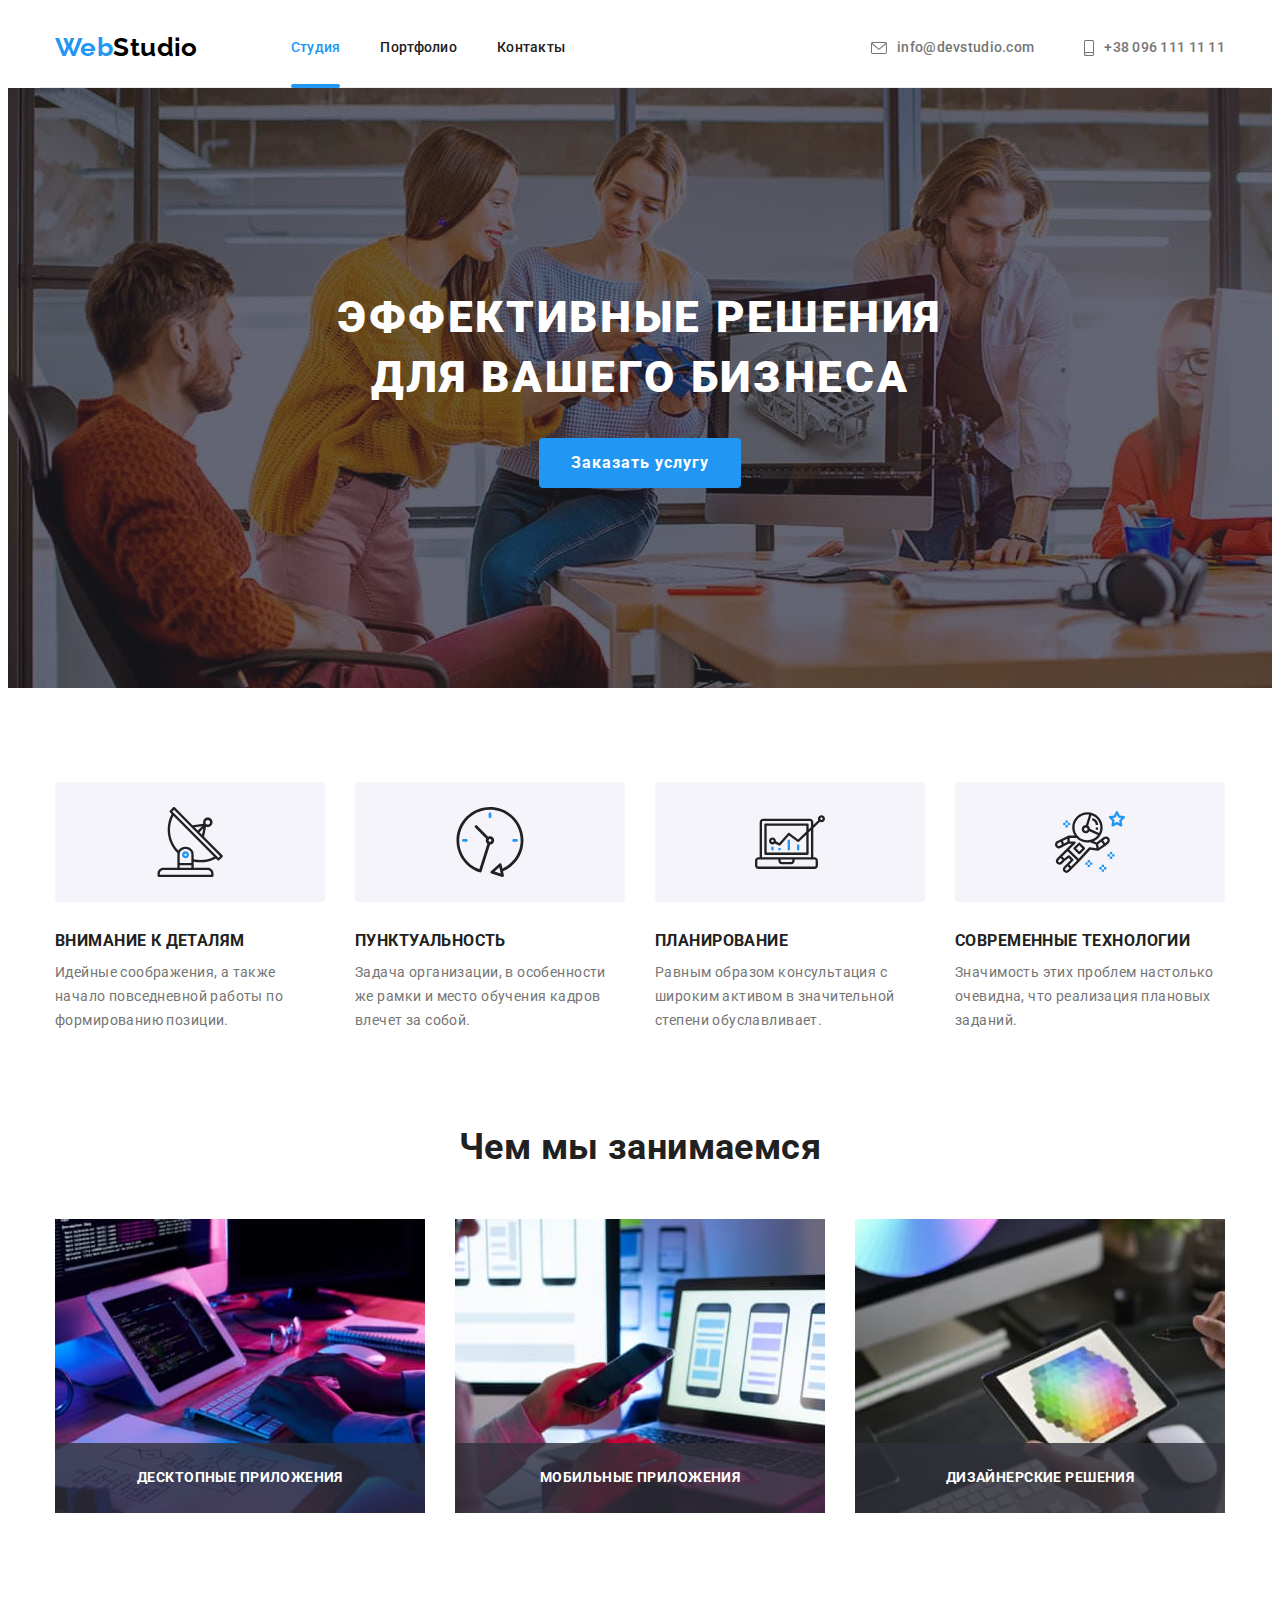
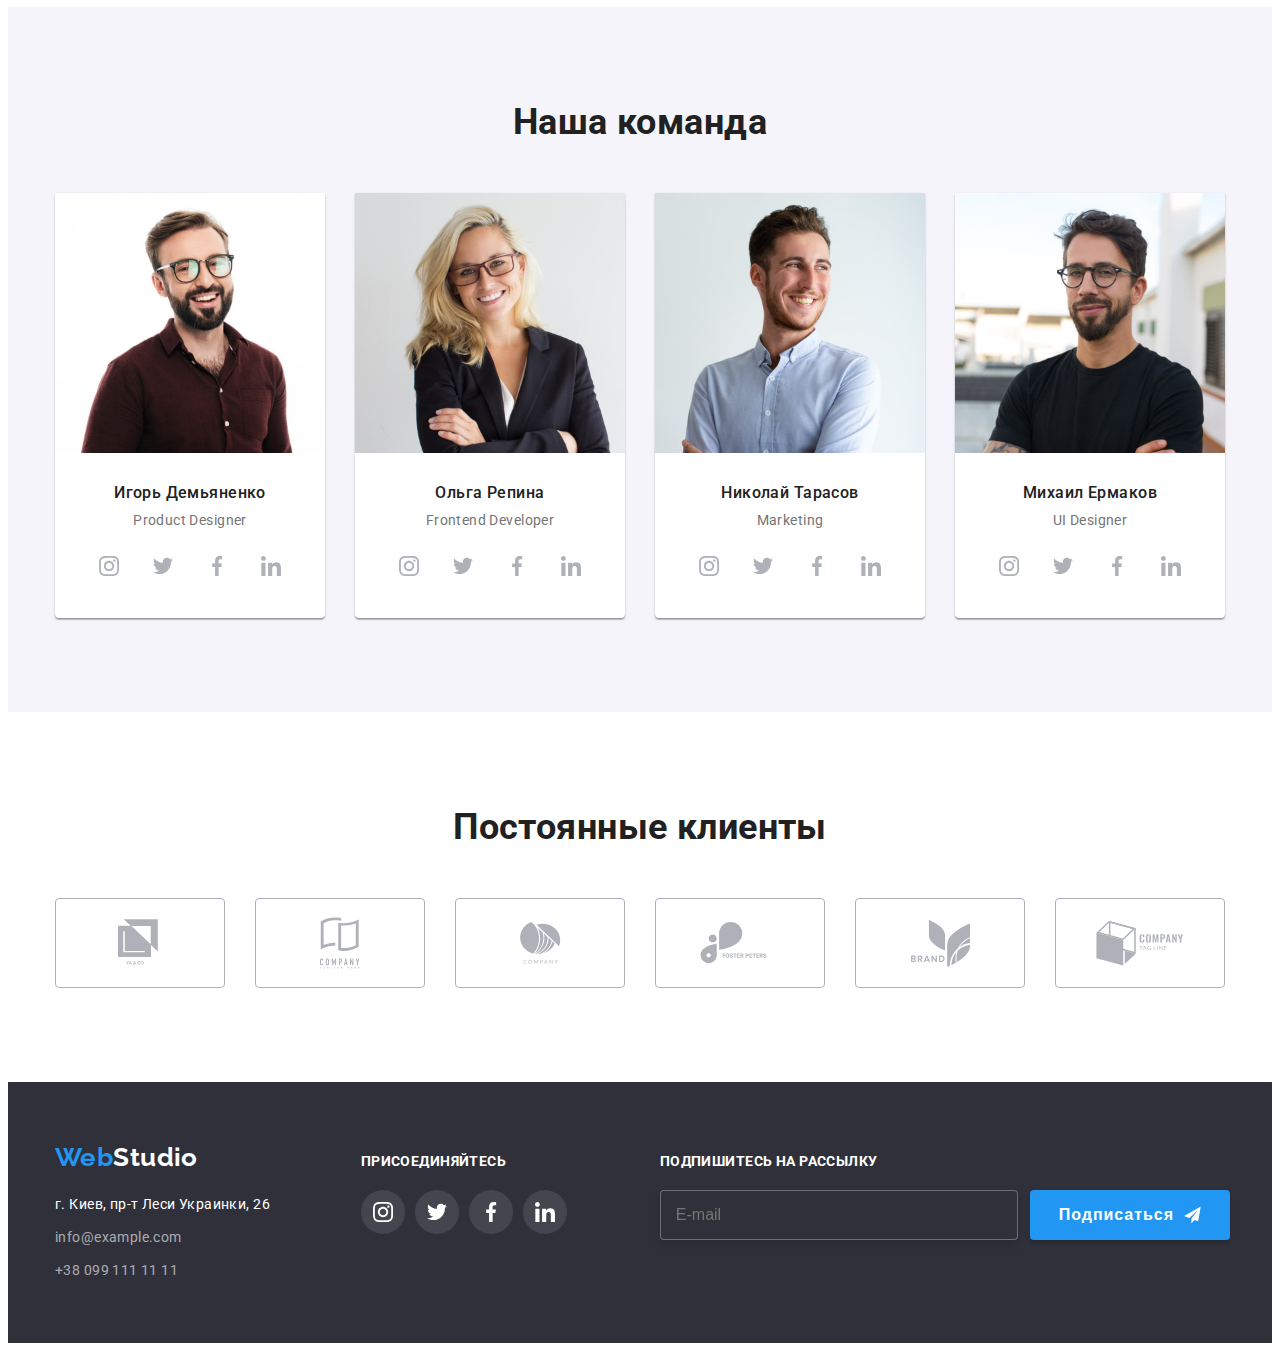
<file: index.html>
<!DOCTYPE html>
<html lang="ru">
<head>
    <meta charset="UTF-8">
    <meta name="viewport" content="width=device-width, initial-scale=1.0">
    <title>Home</title>
    <link rel="stylesheet" href="https://cdnjs.cloudflare.com/ajax/libs/modern-normalize/1.0.0/modern-normalize.min.css" integrity="sha512-ISS7cAi1PEhQ8jnbJpJZMd29NlhNj4AWYyLOSp2CE/CsHxTCu+r+t0D2yoJudVrd0/8fTVPUVDzY5Tvli75u/g==" crossorigin="anonymous" />  
    <link rel="preconnect" href="https://fonts.gstatic.com">
    <link href="https://fonts.googleapis.com/css2?family=Raleway:wght@700&family=Roboto:wght@400;500;700;900&display=swap" rel="stylesheet">   
    <link rel="stylesheet" href="./css/main.min.css">
</head>
<body>
    <!--header-->
    <header>
        <div class="container hat">
            <nav class="main-nav hat">
                <a href="./index.html" class="logo">  <span class="logo-web">Web</span>Studio </a>
                <ul class="site list">
                    <li class="item"> <a href="./index.html" target="_blank" class="nav link current"> Студия </a> </li>
                    <li class="item"> <a href="./portfolio.html" target="_blank" class="nav link"> Портфолио </a> </li>
                    <li class="item"> <a href="#" target="_blank" class="nav link"> Контакты </a> </li>
                </ul>
            </nav>        
                <ul class="auth list">
                    <li class="item">
                        <a href="mailto:info@devstudio.com" class="nav icons-contact link"> 
                            <svg class="icons-header" width="16px" height="12px">
                                <use href="./img/Главная/sprite-icons.svg#icon-envelope"></use>
                            </svg>
                            info@devstudio.com 
                        </a> 
                    </li>
                    <li class="item">
                        <a href="tel:+380961111111" class="nav icons-contact link"> 
                            <svg class="icons-header" width="10px" height="16px">
                                <use href="./img/Главная/sprite-icons.svg#icon-smartphone"></use>
                            </svg>
                            +38 096 111 11 11 
                        </a> 
                    </li>
                </ul>
        </div>    
    </header>

    <main>  
        <!--hero-->
        <section class="hero">
            <div class="container">
                <div class="hero-pic">
                    <h1 class="hero-title"> Эффективные решения для вашего бизнеса </h1>
                    <button type="button" class="hero-button" data-modal-open> Заказать услугу </button>   
                </div>
            </div>
        </section>

        <!--FEATURE-->
        <section class="section-feature">
            <div class="container"> 
                <!--<h2> FEATURE </h2>-->
                <ul class="feature-list list">
                    <li class="desc">
                        <div class="icon-feature">
                            <svg class="back-feature" width="70px" height="70px">
                                <use href="./img/Главная/sprite-icons.svg#icon-antenna"></use>
                            </svg>
                        </div>
                        <h3 class="title">Внимание к деталям</h3> 
                        <p class="text">Идейные соображения, а также начало повседневной работы по формированию позиции. </p>
                    </li>

                    <li class="desc"> 
                        <div class="icon-feature">
                            <svg class="back-feature" width="70px" height="70px">
                                <use href="./img/Главная/sprite-icons.svg#icon-clock"></use>
                            </svg>
                        </div>
                        <h3 class="title">Пунктуальность</h3> 
                        <p class="text">Задача организации, в особенности же рамки и место обучения кадров влечет за собой. </p>
                    </li>

                    <li class="desc">
                        <div class="icon-feature">
                            <svg class="back-feature" width="70px" height="70px">
                                <use href="./img/Главная/sprite-icons.svg#icon-diagram"></use>
                            </svg>
                        </div>
                        <h3 class="title">Планирование</h3> 
                        <p class="text">Равным образом консультация с широким активом в значительной степени обуславливает. </p>
                    </li>

                    <li class="desc">
                        <div class="icon-feature">
                            <svg class="back-feature" width="70px" height="70px">
                                <use href="./img/Главная/sprite-icons.svg#icon-astronaut"></use>
                            </svg> 
                        </div>
                        <h3 class="title">Современные технологии</h3> 
                        <p class="text">Значимость этих проблем настолько очевидна, что реализация плановых заданий. </p>
                    </li>
                </ul>
            </div>
        </section>
    
        <!--What are we doing-->
        <section class="section-scroll">
            <div class="container">
                <h2 class="section-title"> Чем мы занимаемся </h2>
                <ul class="picture list">
                    <li class="picture-box">
                        <div class="thumb-animation">
                            <img src="./img/Главная/box1.jpg" alt="программирование" width="370" height="294"> 
                            <a href="#" target="_blank"></a>
                            <div class="thumb-work">     
                                    <p class="text-work">Десктопные приложения</p>
                            </div>
                        </div>
                    </li>
                    <li class="picture-box">
                        <div class="thumb-animation">
                            <img src="./img/Главная/box2.jpg" alt="дизайн" width="370" height="294"> 
                            <a href="#" target="_blank"></a>
                            <div class="thumb-work">
                                <p class="text-work">Мобильные приложения</p>
                            </div>
                        </div>
                    </li>
                    <li class="picture-box">
                        <div class="thumb-animation">
                            <img src="./img/Главная/box3.jpg" alt="подбор цвета" width="370" height="294"> 
                            <a href="#" target="_blank"></a>
                            <div class="thumb-work">
                                <p class="text-work">Дизайнерские решения</p>
                            </div>
                        </div>
                    </li>
                </ul>
            </div>
        </section>
    
        <!--TEAM-->
        <section class="section-group">
            <div class="container">
                <h2 class="section-title"> Наша команда </h2> 
                <ul class="team list">
                    <li class="team-preview"> 
                        <img src="./img/Главная/igor.jpg" alt="фото Игорь Демьяненко" width="270" height="260">
                        <div class="team-text">
                            <h3 class="name">Игорь Демьяненко</h3> 
                            <p class="position" lang="en"> Product Designer  </p>
                            <ul class="icon-group list">
                                <li class="socials">
                                    <a href="#" target="_blank" class="icon-box">
                                        <svg class="team-icon" width="20px" height="20px">
                                            <use href="./img/Главная/sprite-icons.svg#icon-instagram"></use>
                                        </svg>
                                    </a>
                                </li>
                                
                                <li class="socials">
                                    <a href="#" target="_blank" class="icon-box">
                                        <svg class="team-icon" width="20px" height="20px">
                                        <use href="./img/Главная/sprite-icons.svg#icon-twitter"></use></svg>
                                    </a>
                                </li>
    
                                <li class="socials">
                                    <a href="#" target="_blank" class="icon-box">
                                        <svg class="team-icon" width="20px" height="20px">
                                        <use href="./img/Главная/sprite-icons.svg#icon-facebook"></use></svg>
                                    </a>
                                </li>
    
                                <li class="socials">
                                    <a href="#" target="_blank" class="icon-box">
                                        <svg class="team-icon" width="20px" height="20px">
                                        <use href="./img/Главная/sprite-icons.svg#icon-linkedin"></use></svg>
                                    </a>
                                </li>   
                            </ul>
                        </div>
                    </li>
                    
                    <li class="team-preview"> 
                        <img src="./img/Главная/olga.jpg" alt="фото Ольга Репина" width="270" height="260">
                        <div class="team-text">
                            <h3 class="name">Ольга Репина</h3> 
                            <p class="position" lang="en">Frontend Developer </p>
                            <ul class="icon-group list">
                                <li class="socials">
                                    <a href="#" target="_blank" class="icon-box">
                                        <svg class="team-icon" width="20px" height="20px">
                                            <use href="./img/Главная/sprite-icons.svg#icon-instagram"></use>
                                        </svg>
                                    </a>
                                </li>
                                
                                <li class="socials">
                                    <a href="#" target="_blank" class="icon-box">
                                        <svg class="team-icon" width="20px" height="20px">
                                        <use href="./img/Главная/sprite-icons.svg#icon-twitter"></use></svg>
                                    </a>
                                </li>
    
                                <li class="socials">
                                    <a href="#" target="_blank" class="icon-box">
                                        <svg class="team-icon" width="20px" height="20px">
                                        <use href="./img/Главная/sprite-icons.svg#icon-facebook"></use></svg>
                                    </a>
                                </li>
    
                                <li class="socials">
                                    <a href="#" target="_blank" class="icon-box">
                                        <svg class="team-icon" width="20px" height="20px">
                                        <use href="./img/Главная/sprite-icons.svg#icon-linkedin"></use></svg>
                                    </a>
                                </li>   
                            </ul>
                        </div>
                    </li>

                    <li class="team-preview"> 
                        <img src="./img/Главная/nikol.jpg" alt="фото Николай Тарасов" width="270" height="260">
                        <div class="team-text">
                            <h3 class="name">Николай Тарасов</h3> 
                            <p class="position" lang="en">Marketing </p>
                            <ul class="icon-group list">
                                <li class="socials">
                                    <a href="#" target="_blank" class="icon-box">
                                        <svg class="team-icon" width="20px" height="20px">
                                            <use href="./img/Главная/sprite-icons.svg#icon-instagram"></use>
                                        </svg>
                                    </a>
                                </li>
                                
                                <li class="socials">
                                    <a href="#" target="_blank" class="icon-box">
                                        <svg class="team-icon" width="20px" height="20px">
                                        <use href="./img/Главная/sprite-icons.svg#icon-twitter"></use></svg>
                                    </a>
                                </li>
    
                                <li class="socials">
                                    <a href="#" target="_blank" class="icon-box">
                                        <svg class="team-icon" width="20px" height="20px">
                                        <use href="./img/Главная/sprite-icons.svg#icon-facebook"></use></svg>
                                    </a>
                                </li>
    
                                <li class="socials">
                                    <a href="#" target="_blank" class="icon-box">
                                        <svg class="team-icon" width="20px" height="20px">
                                        <use href="./img/Главная/sprite-icons.svg#icon-linkedin"></use></svg>
                                    </a>
                                </li>   
                            </ul>
                        </div>
                    </li>

                    <li class="team-preview"> 
                        <img src="./img/Главная/mikle.jpg" alt="фото Михаил Ермаков" width="270" height="260">
                        <div class="team-text">
                            <h3 class="name">Михаил Ермаков</h3> 
                            <p class="position" lang="en">UI Designer </p>
                            <ul class="icon-group list">
                                <li class="socials">
                                    <a href="#" target="_blank" class="icon-box">
                                        <svg class="team-icon" width="20px" height="20px">
                                            <use href="./img/Главная/sprite-icons.svg#icon-instagram"></use>
                                        </svg>
                                    </a>
                                </li>
                                
                                <li class="socials">
                                    <a href="#" target="_blank" class="icon-box">
                                        <svg class="team-icon" width="20px" height="20px">
                                        <use href="./img/Главная/sprite-icons.svg#icon-twitter"></use></svg>
                                    </a>
                                </li>
    
                                <li class="socials">
                                    <a href="#" target="_blank" class="icon-box">
                                        <svg class="team-icon" width="20px" height="20px">
                                        <use href="./img/Главная/sprite-icons.svg#icon-facebook"></use></svg>
                                    </a>
                                </li>
    
                                <li class="socials">
                                    <a href="#" target="_blank" class="icon-box">
                                        <svg class="team-icon" width="20px" height="20px">
                                        <use href="./img/Главная/sprite-icons.svg#icon-linkedin"></use></svg>
                                    </a>
                                </li>   
                            </ul>
                        </div>
                    </li>
                </ul>
            </div>
        </section>

        <!--CLIENTS-->
        <section class="section-client">
            <div class="container">
                <h2 class="section-title"> Постоянные клиенты </h2>
                <ul class="list">
                    <li class="icon-website">
                        <a href="#" target="_blank" class="regular-clients">
                            <svg class="icon-ya-co" width="44px" height="49px">
                                <use href="./img/Главная/sprite-icons.svg#icon-ya-co"></use>
                            </svg>
                        </a>
                    </li>
                    <li class="icon-website">
                        <a href="" target="_blank" class="regular-clients">
                            <svg class="icon-company-th" width="40px" height="52px">
                                <use href="./img/Главная/sprite-icons.svg#icon-company-th"></use>
                            </svg>
                        </a>
                    </li>
                    <li class="icon-website">
                        <a href="" target="_blank" class="regular-clients">
                            <svg class="icon-company" width="41px" height="42px">
                                <use href="./img/Главная/sprite-icons.svg#icon-company"></use>
                            </svg>
                        </a>
                    </li>
                    <li class="icon-website">
                        <a href="" target="_blank" class="regular-clients">
                            <svg class="icon-foster-peters" width="80px" height="42px">
                                <use href="./img/Главная/sprite-icons.svg#icon-foster-peters"></use>
                            </svg>
                        </a>
                    </li>
                    <li class="icon-website">
                        <a href="" target="_blank" class="regular-clients">
                            <svg class="icon-brand" width="59px" height="47px">
                                <use href="./img/Главная/sprite-icons.svg#icon-brand"></use>
                            </svg>
                        </a>
                    </li>
                    <li class="icon-website">
                        <a href="" target="_blank" class="regular-clients">
                            <svg class="icon-company-tl" width="88px" height="45px">
                                <use href="./img/Главная/sprite-icons.svg#icon-company-tl"></use>
                            </svg>
                        </a>
                    </li>
                </ul>

            </div>
        </section>   
    </main>

    <!--Footer-->
    <footer class="footer-background">
        <div class="container footer-block">
    <!--Footer-Studio-->
            <div class="footer-left">
                <a href="./index.html" class="logo">  
                    <span class="logo-web">Web</span><span class="logo-studio">Studio</span> </a>
                <address class="footer-address"> 
                    <p class="address"> г. Киев, пр-т Леси Украинки, 26 </p>
                    <ul class="contacts list">
                        <li class="footer-contacts"><a href="mailto:info@example.com" class="footer-link"> info@example.com </a> </li>
                        <li class="footer-contacts"><a href="tel:+380991111111" class="footer-link"> +38 099 111 11 11 </a> </li>
                    </ul>
                </address>
            </div>

    <!--Join-->
            <div class="footer-join">
                <h2 class="footer-title">Присоединяйтесь</h2>
                <ul class="icon-group list">
                    <li class="socials">
                        <a href="#" target="_blank" class="icon-box footer-socials">
                            <svg class="join-icon" width="20px" height="20px">
                                <use href="./img/Главная/sprite-icons.svg#icon-instagram"></use>
                            </svg>
                        </a>
                    </li>
                    
                    <li class="socials">
                        <a href="#" target="_blank" class="icon-box footer-socials">
                            <svg class="join-icon" width="20px" height="20px">
                                <use href="./img/Главная/sprite-icons.svg#icon-twitter"></use>
                            </svg>
                        </a>
                    </li>

                    <li class="socials">
                        <a href="#" target="_blank" class="icon-box footer-socials">
                            <svg class="join-icon" width="20px" height="20px">
                                <use href="./img/Главная/sprite-icons.svg#icon-facebook"></use>
                            </svg>
                        </a>
                    </li>

                    <li class="socials">
                        <a href="#" target="_blank" class="icon-box footer-socials">
                            <svg class="join-icon" width="20px" height="20px">
                                <use href="./img/Главная/sprite-icons.svg#icon-linkedin"></use>
                            </svg>
                        </a>
                    </li>
                </ul>
            </div>

    <!-- Newsletter -->
            <div class="subscribe-footer">
                <h2 class="footer-title">Подпишитесь на рассылку</h2>    
                <form class="form-subscribe-footer">
                    <label for="email-footer" class="label-mail-footer"></label>
                    <input type="email" name="email" placeholder="E-mail" id="email-footer" class="input-mail-footer"/>
                    
                    <button type="submit" class="footer-button often-button">
                    Подписаться
                    <svg class="join-icon icon-telegram" width="20px" height="20px">
                        <use href="./img/Главная/sprite-icons.svg#icon-telegram"></use>
                    </svg>
                    </button>
                </form>
            </div>

        </div>
    </footer>

    <!-- MODAL -->
    <div  class="backdrop is-hidden" data-modal>
        <div class="hero-modal">

             <!-- button close-->
                <button type="button" class="circle-icon" data-modal-close>
                    <svg  width="18px" height="18px">
                        <use href="./img/Главная/sprite-icons.svg#icon-close-back"></use>
                    </svg>
                </button>

           
                <form class="modal-form">
                    <p class="title-modal"> Оставьте свои данные, мы вам перезвоним </p>

                    
                    <label for="name" class="label-title"> Имя </label>
                    <span class="modal-wrapper">
                        <input type="text" name="username" id="name" class="input-modal-form"/>
                        <svg class="modal-icons" width="18px" height="18px">
                            <use href="./img/Главная/sprite-icons.svg#icon-modal-person"></use>
                        </svg>
                    </span>
                
                
                    <label for="phone_number" class="label-title"> Телефон </label>
                    <span class="modal-wrapper">
                        <input type="tel" name="phone_number" id="phone_number" class="input-modal-form"/>
                        <svg class="modal-icons" width="18px" height="18px">
                            <use href="./img/Главная/sprite-icons.svg#icon-modal-phone"></use>
                        </svg>
                    </span>
                
                
                    <label for="email" class="label-title"> Почта </label>
                    <span class="modal-wrapper">
                        <input type="email" name="email" id="email" class="input-modal-form"/>
                        <svg class="modal-icons" width="18px" height="18px">
                            <use href="./img/Главная/sprite-icons.svg#icon-modal-mail"></use>
                        </svg>
                    </span>
            
                
                    <label for="comment" class="label-title"> Комментарий </label>
                    <span class="modal-wrapper">
                        <textarea 
                            name="comment" 
                            id="comment"  
                            placeholder="Введите текст" 
                            class="comment-blok input-modal-form"
                        ></textarea>
                    </span>
                    


                    <input type="checkbox" value="принимаю" name="checkbox" id="checkbox" class="checkbox-input visually-hidden">
                    <label for="checkbox" class="checkbox-label">
                        <span class="checkbox-icon-border"></span>
                        Соглашаюсь с рассылкой и принимаю<a href="#" target="_blank" class="checkbox-link"> Условия договора</a>
                    </label>
                    
            
                    <button type="submit" class="often-button modal-button"> Отправить </button>  
                </form>

            <!-- </div> -->
        </div>
    </div>

    <script src="./js/modal.js"></script>
</body>
</html>
</file>
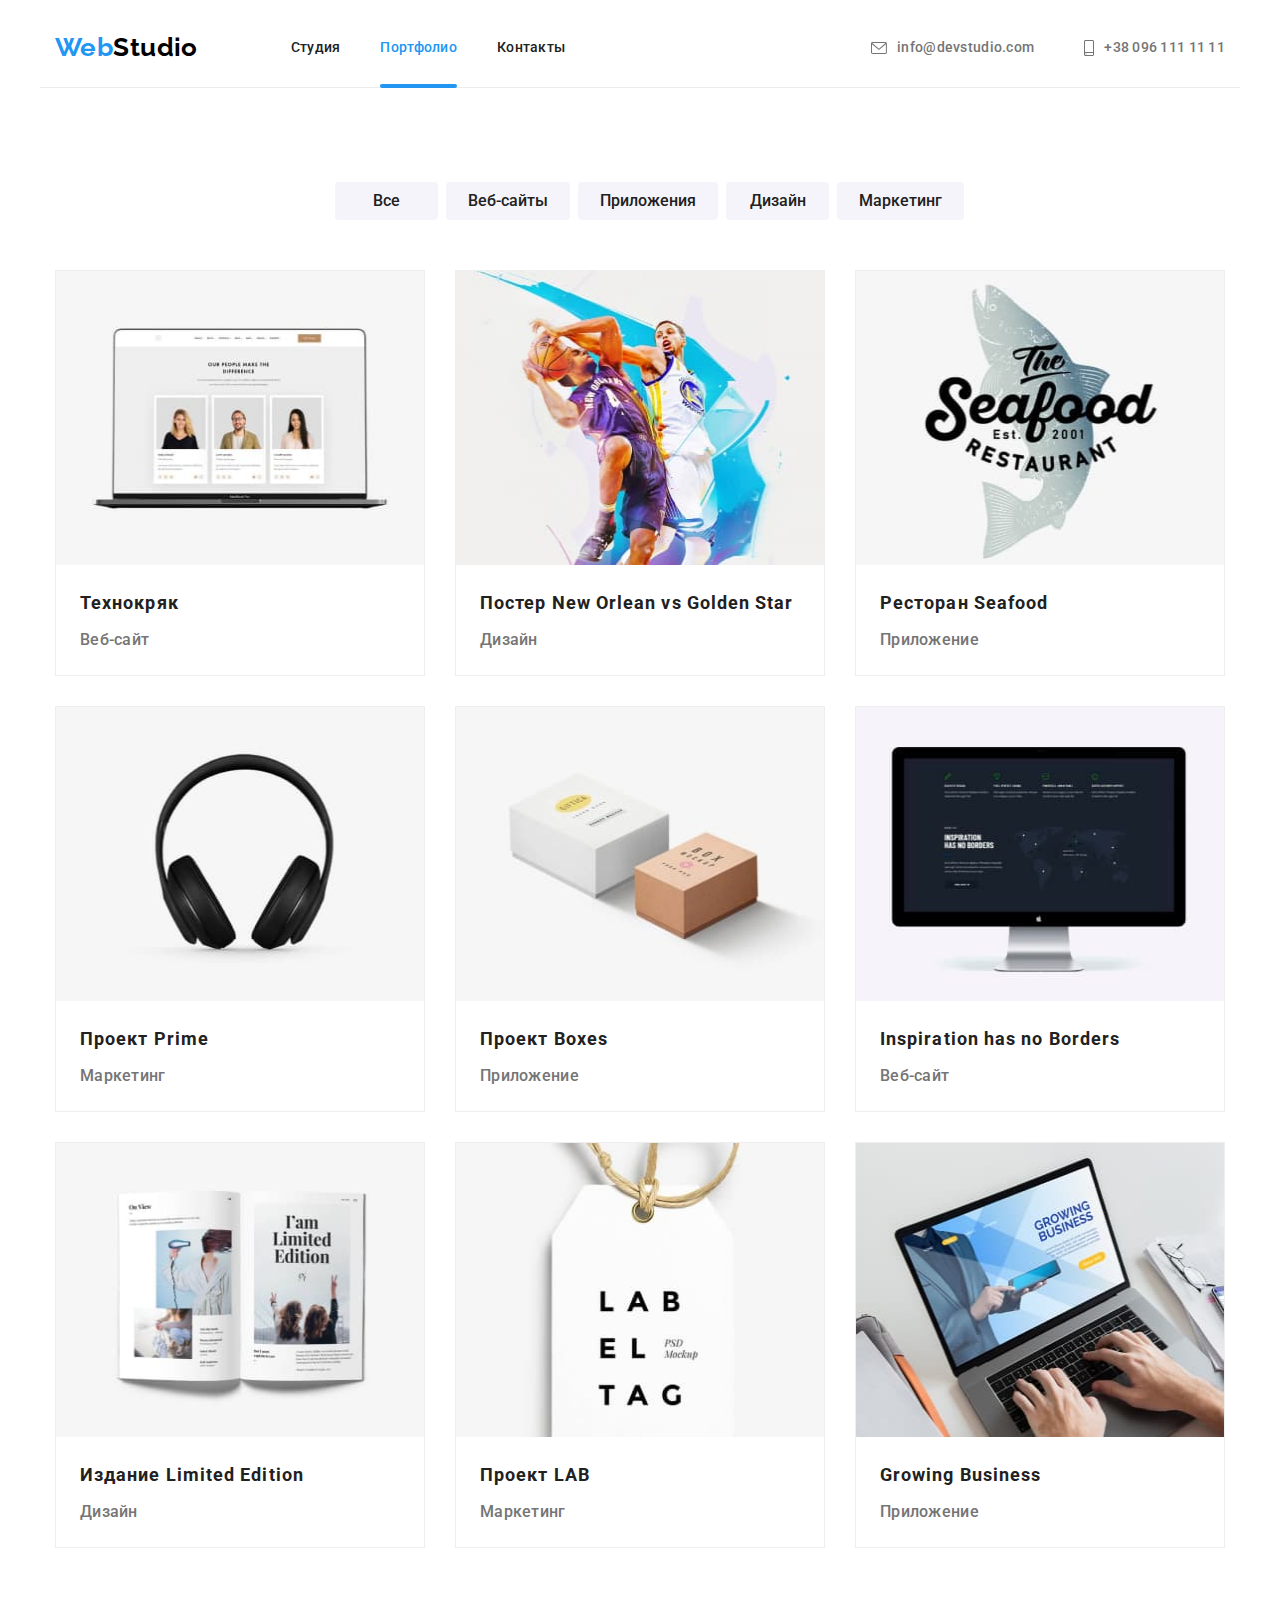
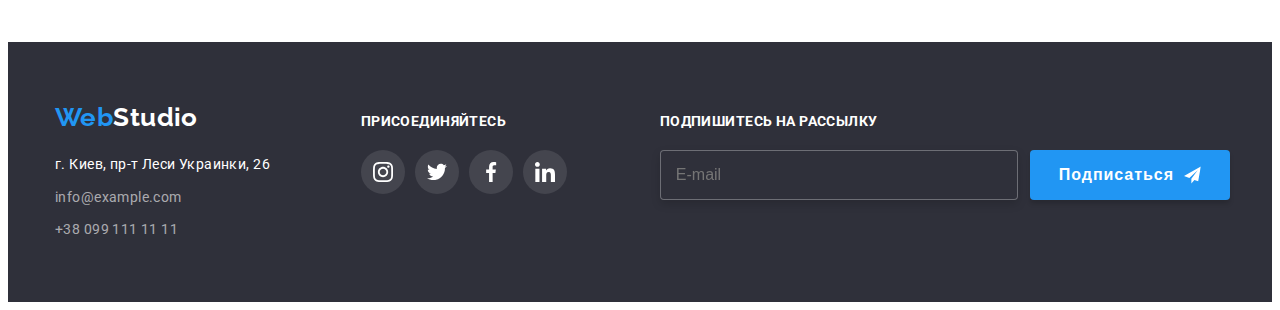
<file: portfolio.html>
<!DOCTYPE html>
<html lang="ru">
<head>
    <meta charset="UTF-8">
    <meta name="viewport" content="width=device-width, initial-scale=1.0">
    <title>Portfolio</title>
    <link rel="stylesheet" href="https://cdnjs.cloudflare.com/ajax/libs/modern-normalize/1.0.0/modern-normalize.min.css" integrity="sha512-ISS7cAi1PEhQ8jnbJpJZMd29NlhNj4AWYyLOSp2CE/CsHxTCu+r+t0D2yoJudVrd0/8fTVPUVDzY5Tvli75u/g==" crossorigin="anonymous" />  
    <link rel="preconnect" href="https://fonts.gstatic.com">
    <link href="https://fonts.googleapis.com/css2?family=Raleway:wght@700&family=Roboto:wght@400;500;700;900&display=swap" rel="stylesheet">
    <link rel="stylesheet" href="./css/portfolio.min.css">
</head>
<body>
    <!--header-->
    <header>
        <div class="container hat">
            <nav class="hat">
                <a href="./index.html" class="logo">  <span class="logo-web">Web</span>Studio </a>
                <ul class="site list ">
                    <li class="item"> <a href="./index.html" target="_blank" class="nav link"> Студия </a> </li>
                    <li class="item"> <a href="./portfolio.html" target="_blank" class="nav link current"> Портфолио </a> </li>
                    <li class="item"> <a href="#" target="_blank" class="nav link"> Контакты </a> </li>
                </ul>
            </nav>        
                <ul class="auth list">
                    <li class="item">
                        <a href="mailto:info@devstudio.com" class="nav icons-contact link"> 
                            <svg class="icons-header" width="16px" height="12px">
                                <use href="./img/Главная/sprite-icons.svg#icon-envelope"></use>
                            </svg>
                            info@devstudio.com 
                        </a> 
                    </li>
                    <li class="item">
                        <a href="tel:+380961111111" class="nav icons-contact link"> 
                            <svg class="icons-header" width="10px" height="16px">
                                <use href="./img/Главная/sprite-icons.svg#icon-smartphone"></use>
                            </svg>
                            +38 096 111 11 11 
                        </a> 
                    </li>
                </ul>
        </div>
    </header>

    <main>
        <section class="main-portfolio">
            <!--FILTER-->
            <h1 class="visually-hidden"> Портфолио </h1>
            <div class="container content">    
                <ul class="filter list">
                    <li class="gallery">
                        <button type="button" class="illuminated">Все</button>
                    </li>
                    <li class="gallery">
                        <button type="button" class="illuminated">Веб-сайты</button>
                    </li>
                    <li class="gallery">
                        <button type="button" class="illuminated">Приложения</button>
                    </li>
                    <li class="gallery">
                        <button type="button" class="illuminated">Дизайн</button>
                    </li>
                    <li class="gallery">
                        <button type="button" class="illuminated">Маркетинг</button>
                    </li>
                </ul>
              
                <!--OBJECTS-->
             
                <ul class="objects list">
                    <li class="objects-box thumb-img">
                        <a href="#" class="link img-wrapper">
                            <div class="thumb-text">
                                <img src="./img/Портфолио/1-website.jpg" alt="веб-сайт портфолио" width="370" height="294">
                                <p class="text-overlay">Технокряк это современная площадка распространения коронавируса. Компании используют эту платформу для цифрового шпионажа и атак на защищённые сервера конкурентов.</p>        
                            </div>

                            <div class="card-content">
                                <h2 class="title">Технокряк</h2>
                                <p class="text">Веб-сайт</p>
                            </div>
                        </a>
                    
                    </li> 

                    <li class="objects-box thumb-img"> 
                        <a href="#" class="link img-wrapper"> 
                            <div class="thumb-text">
                                <img src="./img/Портфолио/2-basketball.jpg" alt="постер баскетбол" width="370" height="294"> 
                                <p class="text-overlay">Технокряк это современная площадка распространения коронавируса. Компании используют эту платформу для цифрового шпионажа и атак на защищённые сервера конкурентов.</p>
                            </div>

                            <div class="card-content">
                                <h2 class="title">Постер New Orlean vs Golden Star</h2>
                                <p class="text">Дизайн</p>
                            </div>
                        </a>
                    </li>

                    <li class="objects-box thumb-img">
                        <a href="#" class="link img-wrapper"> 
                            <div class="thumb-text">
                                <img src="./img/Портфолио/3-seafood.jpg" alt="логотип ресторана seafood" width="370" height="294">
                                <p class="text-overlay">Технокряк это современная площадка распространения коронавируса. Компании используют эту платформу для цифрового шпионажа и атак на защищённые сервера конкурентов.</p>
                            </div>

                            <div class="card-content">
                                <h2 class="title">Ресторан Seafood</h2>
                                <p class="text">Приложение</p>
                            </div>
                        </a>
                    </li>

                    <li class="objects-box thumb-img"> 
                        <a href="#" class="link img-wrapper"> 
                            <div class="thumb-text">
                                <img src="./img/Портфолио/4-earphones.jpg" alt="черные наушники" width="370" height="294">
                                <p class="text-overlay">Технокряк это современная площадка распространения коронавируса. Компании используют эту платформу для цифрового шпионажа и атак на защищённые сервера конкурентов.</p>
                            </div>
                             
                            <div class="card-content">
                                <h2 class="title">Проект Prime</h2>
                                <p class="text">Маркетинг</p>
                            </div>
                        </a>
                    </li>

                    <li class="objects-box thumb-img"> 
                        <a href="#" class="link img-wrapper"> 
                            <div class="thumb-text">
                                <img src="./img/Портфолио/5-box.jpg" alt="две коробочки" width="370" height="294">
                                <p class="text-overlay">Технокряк это современная площадка распространения коронавируса. Компании используют эту платформу для цифрового шпионажа и атак на защищённые сервера конкурентов.</p>
                            </div>

                            <div class="card-content">
                                <h2 class="title">Проект Boxes</h2>
                                <p class="text">Приложение</p>
                            </div>
                        </a>
                    </li>

                    <li class="objects-box thumb-img"> 
                        <a href="#" class="link img-wrapper"> 
                            <div class="thumb-text">
                                <img src="./img/Портфолио/6-monitor.jpg" alt="монитор с картой мира" width="370" height="294">
                                <p class="text-overlay">Технокряк это современная площадка распространения коронавируса. Компании используют эту платформу для цифрового шпионажа и атак на защищённые сервера конкурентов.</p>
                            </div>

                            <div class="card-content">
                                <h2 class="title">Inspiration has no Borders</h2>
                                <p class="text">Веб-сайт</p>
                            </div>
                        </a>
                    </li>

                    <li class="objects-box thumb-img"> 
                        <a href="#" class="link img-wrapper"> 
                            <div class="thumb-text">
                                <img src="./img/Портфолио/7-magazine.jpg" alt="открытый журнал" width="370" height="294">
                                <p class="text-overlay">Технокряк это современная площадка распространения коронавируса. Компании используют эту платформу для цифрового шпионажа и атак на защищённые сервера конкурентов.</p>
                            </div>

                            <div class="card-content">
                                <h2 class="title">Издание Limited Edition</h2>
                                <p class="text">Дизайн</p>
                            </div>
                        </a>
                    </li>

                    <li class="objects-box thumb-img"> 
                        <a href="#" class="link img-wrapper">
                            <div class="thumb-text">
                                <img src="./img/Портфолио/8-label.jpg" alt="белая лейбочка" width="370" height="294">
                                <p class="text-overlay">Технокряк это современная площадка распространения коронавируса. Компании используют эту платформу для цифрового шпионажа и атак на защищённые сервера конкурентов.</p>
                            </div>

                            <div class="card-content">
                                <h2 class="title">Проект LAB</h2>
                                <p class="text">Маркетинг</p>
                            </div>
                        </a>
                    </li>

                    <li class="objects-box thumb-img"> 
                        <a href="#" class="link img-wrapper"> 
                            <div class="thumb-text">
                                <img src="./img/Портфолио/9-laptop.jpg" alt="на экране ноутбука открыт сайт" width="370" height="294">
                                <p class="text-overlay">Технокряк это современная площадка распространения коронавируса. Компании используют эту платформу для цифрового шпионажа и атак на защищённые сервера конкурентов.</p>
                            </div>

                            <div class="card-content">
                                <h2 class="title">Growing Business</h2>
                                <p class="text">Приложение</p>
                            </div>
                        </a>
                    </li>
                </ul>
            </div>
        </section>
        
    </main>

    <!--Footer-->
   <footer class="footer-background">
    <!--Footer-Studio-->
        <div class="container footer-block">
            <div class="footer-left">
                <a href="./index.html" class="logo">  
                    <span class="logo-web">Web</span><span class="logo-studio">Studio</span> </a>
                <address class="footer-address"> 
                    <p class="address"> г. Киев, пр-т Леси Украинки, 26 </p>
                    <ul class="contacts list">
                        <li class="footer-contacts"><a href="mailto:info@example.com" class="footer-link"> info@example.com </a> </li>
                        <li class="footer-contacts"><a href="tel:+380991111111" class="footer-link"> +38 099 111 11 11 </a> </li>
                    </ul>
                </address>
            </div>

    <!--Join-->
            <div class="footer-join">
                <h2 class="footer-title">Присоединяйтесь</h2>
                <ul class="icon-group list">
                    <li class="socials">
                        <a href="#" target="_blank" class="icon-box footer-socials">
                            <svg class="join-icon" width="20px" height="20px">
                                <use href="./img/Главная/sprite-icons.svg#icon-instagram"></use>
                            </svg>
                        </a>
                    </li>
                    
                    <li class="socials">
                        <a href="#" target="_blank" class="icon-box footer-socials">
                            <svg class="join-icon" width="20px" height="20px">
                                <use href="./img/Главная/sprite-icons.svg#icon-twitter"></use>
                            </svg>
                        </a>
                    </li>

                    <li class="socials">
                        <a href="#" target="_blank" class="icon-box footer-socials">
                            <svg class="join-icon" width="20px" height="20px">
                                <use href="./img/Главная/sprite-icons.svg#icon-facebook"></use>
                            </svg>
                        </a>
                    </li>

                    <li class="socials">
                        <a href="#" target="_blank" class="icon-box footer-socials">
                            <svg class="join-icon" width="20px" height="20px">
                                <use href="./img/Главная/sprite-icons.svg#icon-linkedin"></use>
                            </svg>
                        </a>
                    </li>
                </ul>
            </div>

    <!-- Newsletter -->
    <div class="subscribe-footer">
        <h2 class="footer-title">Подпишитесь на рассылку</h2>    
        <form class="form-subscribe-footer">
            <label for="email-footer" class="label-mail-footer"></label>
            <input type="email" name="email" placeholder="E-mail" id="email-footer" class="input-mail-footer"/>
            
            <button type="submit" class="footer-button often-button">
            Подписаться
            <svg class="join-icon icon-telegram" width="20px" height="20px">
                <use href="./img/Главная/sprite-icons.svg#icon-telegram"></use>
            </svg>
            </button>
        </form>
    </div>
        
        </div>
    </footer>
</body>
</html>
</file>
<file: css/main.min.css>
*,*::before,*::after{-webkit-box-sizing:border-box;box-sizing:border-box}:root{--main-text-color: #212121;--paragraph-color: #757575;--footer-text-color: rgba(255, 255, 255, 0.6);--button-hover-color: #2196f3;--button-background-color: #f5f4fa;--text-title-button-color: #ffffff;--background-footer: #2f303a;--color-black: #000000;--color-icon: #afb1b8;--border-line: #eeeeee}.visually-hidden{position:absolute !important;clip:rect(1px 1px 1px 1px);clip:rect(1px, 1px, 1px, 1px);padding:0 !important;border:0 !important;height:1px !important;width:1px !important;overflow:hidden}body{font-family:"Roboto", sans-serif;font-size:14px;font-weight:400;background-color:var(--text-title-button-color);color:var(--main-text-color);letter-spacing:0.03em}img{display:block;max-width:100%}ul,ol{margin:0;padding:0}a{display:block}.list{list-style:none;display:-webkit-box;display:-ms-flexbox;display:flex;margin:0;padding:0}.link{font-weight:500;line-height:1.14;letter-spacing:0.02em;text-decoration:none}.container{width:1200px;margin-left:auto;margin-right:auto;padding-left:15px;padding-right:15px;-webkit-box-align:center;-ms-flex-align:center;align-items:center}.container.hat{position:relative;border-bottom:1px solid #ececec}.logo{font-family:"Raleway", sans-serif;font-weight:700;font-size:26px;line-height:1.19;text-decoration:none;color:var(--color-black);margin-right:93px}.logo-web{color:var(--button-hover-color)}.logo-studio{color:var(--text-title-button-color)}.icon-group{width:206px}.icon-box{display:-webkit-box;display:-ms-flexbox;display:flex;-webkit-box-pack:center;-ms-flex-pack:center;justify-content:center;-webkit-box-align:center;-ms-flex-align:center;align-items:center;width:100%;height:100%;border-radius:50%}.icon-box:hover,.icon-box:focus{background-color:var(--button-hover-color);-webkit-transition:background-color 250ms cubic-bezier(0.4, 0, 0.2, 1);transition:background-color 250ms cubic-bezier(0.4, 0, 0.2, 1)}.icon-box:hover .team-icon,.icon-box:focus .team-icon{fill:var(--text-title-button-color);-webkit-transition:fill 250ms cubic-bezier(0.4, 0, 0.2, 1);transition:fill 250ms cubic-bezier(0.4, 0, 0.2, 1)}.socials{width:44px;height:44px}.socials:not(:last-child){margin-right:10px}.section-title{font-weight:700;font-size:36px;line-height:1.17;text-align:center;margin-top:0px;margin-bottom:50px}.hero-button{display:inline-block;border-radius:4px;border:none;padding:10px 32px;min-width:200px;font-family:inherit;font-weight:700;font-size:16px;line-height:1.87;letter-spacing:0.06em;cursor:pointer;color:var(--text-title-button-color);background-color:var(--button-hover-color)}.hat{display:-webkit-box;display:-ms-flexbox;display:flex;-webkit-box-align:center;-ms-flex-align:center;align-items:center}.nav{display:block;padding-top:32px;padding-bottom:32px;-webkit-transition:color 250ms cubic-bezier(0.4, 0, 0.2, 1);transition:color 250ms cubic-bezier(0.4, 0, 0.2, 1);margin-bottom:-1px}.nav.current::after{content:"";display:-webkit-box;display:-ms-flexbox;display:flex;position:absolute;left:0;bottom:0;width:100%;height:4px;background:#2196f3;border-radius:2px}.site .item:not(:last-child){margin-right:40px}.site .link{color:var(--main-text-color)}.site .link.current{color:var(--button-hover-color);position:relative}.site .link:hover,.site .link:focus{color:var(--button-hover-color)}.auth{margin-left:auto;-webkit-box-align:center;-ms-flex-align:center;align-items:center}.auth .nav{display:-webkit-box;display:-ms-flexbox;display:flex;-webkit-box-align:center;-ms-flex-align:center;align-items:center}.auth .item:not(:last-child){margin-right:50px}.auth .link{color:var(--paragraph-color)}.auth .link:hover,.auth .link:focus{color:var(--button-hover-color)}.icons-header{fill:var(--paragraph-color);margin-right:10px;-webkit-transition:fill 250ms cubic-bezier(0.4, 0, 0.2, 1);transition:fill 250ms cubic-bezier(0.4, 0, 0.2, 1)}.icons-contact:hover .icons-header,.icons-contact:focus .icons-header{fill:var(--button-hover-color)}.hero{margin-top:0px;margin-left:auto;margin-right:auto;padding-top:200px;padding-bottom:200px;max-width:1600px;height:600px;background-position:cover;background-color:var(--background-footer);background-image:-webkit-gradient(linear, left top, right top, from(rgba(47,48,58,0.4)), to(rgba(47,48,58,0.4))),url("../img/Главная/hero-team.jpg");background-image:linear-gradient(to right, rgba(47,48,58,0.4), rgba(47,48,58,0.4)),url("../img/Главная/hero-team.jpg")}.hero-pic{text-align:center;-ms-flex-line-pack:center;align-content:center;max-width:694px;margin-left:auto;margin-right:auto}.hero-title{margin-top:0px;margin-bottom:30px;font-weight:900;font-size:44px;line-height:1.36;letter-spacing:0.06em;text-align:center;text-transform:uppercase;color:var(--text-title-button-color)}.section-feature{padding-top:94px}.icon-feature{display:-webkit-box;display:-ms-flexbox;display:flex;width:270px;height:120px;border-radius:4px;-webkit-box-pack:center;-ms-flex-pack:center;justify-content:center;-webkit-box-align:center;-ms-flex-align:center;align-items:center;margin-bottom:30px;background-color:var(--button-background-color)}.feature-list{display:-webkit-box;display:-ms-flexbox;display:flex;-ms-flex-wrap:wrap;flex-wrap:wrap}.feature-list .title{font-weight:700;line-height:1.14;text-transform:uppercase;margin-top:0px;margin-bottom:10px}.feature-list .text{line-height:1.71;color:var(--paragraph-color);padding:0;margin-top:0px;margin-bottom:0px}.desc{max-width:270px}.desc:not(:last-child){margin-right:30px}.section-scroll{padding-top:94px;padding-bottom:94px}.section-title{font-weight:700;font-size:36px;line-height:1.17;text-align:center;margin-top:0px;margin-bottom:50px}.picture{margin:-15px}.picture-box{margin:15px;width:370px}.thumb-animation{position:relative;display:-webkit-box;display:-ms-flexbox;display:flex;overflow:hidden}.thumb-work{display:-webkit-box;display:-ms-flexbox;display:flex;-webkit-box-pack:center;-ms-flex-pack:center;justify-content:center;-webkit-box-align:center;-ms-flex-align:center;align-items:center;position:absolute;bottom:0;width:370px;height:70px;background:rgba(47,48,58,0.8)}.thumb-animation:hover .thumb-work{-webkit-transform:translateX(0);transform:translateX(0)}.text-work{font-weight:700;line-height:1.14;text-transform:uppercase;margin:0;color:var(--text-title-button-color)}.section-group{padding-top:94px;padding-bottom:94px;background-color:var(--button-background-color)}.team{display:-webkit-box;display:-ms-flexbox;display:flex;margin:-15px}.team .name{font-weight:500;font-size:16px;line-height:1.19;text-align:center;margin-top:0px;margin-bottom:10px}.team .position{line-height:1.19;text-align:center;color:var(--paragraph-color);margin-top:0px;margin-bottom:16px}.team-preview{margin:15px;border-radius:0px 0px 4px 4px;background-color:var(--text-title-button-color);-webkit-box-shadow:0px 1px 3px rgba(0,0,0,0.12),0px 1px 1px rgba(0,0,0,0.14),0px 2px 1px rgba(0,0,0,0.2);box-shadow:0px 1px 3px rgba(0,0,0,0.12),0px 1px 1px rgba(0,0,0,0.14),0px 2px 1px rgba(0,0,0,0.2)}.team-text{padding:30px 32px}.team-icon{fill:var(--color-icon)}.section-client{padding-top:94px;padding-bottom:94px;display:block}.regular-clients{display:-webkit-box;display:-ms-flexbox;display:flex;-webkit-box-pack:center;-ms-flex-pack:center;justify-content:center;-webkit-box-align:center;-ms-flex-align:center;align-items:center;width:100%;height:100%;border:1px solid var(--color-icon);border-radius:4px;cursor:pointer;fill:var(--color-icon)}.regular-clients:hover,.regular-clients:focus{fill:var(--button-hover-color);border-color:var(--button-hover-color);-webkit-transition:fill 250ms cubic-bezier(0.4, 0, 0.2, 1),border-color 250ms cubic-bezier(0.4, 0, 0.2, 1);transition:fill 250ms cubic-bezier(0.4, 0, 0.2, 1),border-color 250ms cubic-bezier(0.4, 0, 0.2, 1)}.icon-website{width:170px;height:90px}.icon-website:not(:last-child){margin-right:30px}.footer-background{padding-top:60px;padding-bottom:60px;background-color:var(--background-footer)}.footer-block{display:-webkit-box;display:-ms-flexbox;display:flex;-webkit-box-align:baseline;-ms-flex-align:baseline;align-items:baseline}.footer-left{margin-right:70px}.footer-address{font-style:normal;line-height:1.71;margin-top:20px}.address{color:var(--text-title-button-color);margin-top:0px;margin-bottom:9px}.contacts{-webkit-box-orient:vertical;-webkit-box-direction:normal;-ms-flex-direction:column;flex-direction:column}.contacts .footer-link{text-decoration:none;color:var(--footer-text-color)}.contacts .footer-link:hover,.contacts .footer-link:focus{color:var(--button-hover-color)}.footer-contacts:not(:last-child){margin-bottom:9px}.footer-title{font-weight:700;font-size:14px;line-height:1.14;margin-top:0px;margin-bottom:20px;text-transform:uppercase;color:var(--text-title-button-color)}.join-icon{fill:var(--text-title-button-color)}.footer-socials{background:rgba(255,255,255,0.1);-webkit-transition:background 250ms cubic-bezier(0.4, 0, 0.2, 1);transition:background 250ms cubic-bezier(0.4, 0, 0.2, 1)}.subscribe-footer{margin-left:93px}.form-subscribe-footer{display:-webkit-box;display:-ms-flexbox;display:flex}.input-mail-footer{width:358px;height:50px;font-size:16px;line-height:1.25;padding:15px;-webkit-box-align:center;-ms-flex-align:center;align-items:center;color:var(--text-title-button-color);border:1px solid rgba(255,255,255,0.3);-webkit-box-sizing:border-box;box-sizing:border-box;background-color:var(--background-footer);-webkit-filter:drop-shadow(0px 4px 4px rgba(0,0,0,0.15));filter:drop-shadow(0px 4px 4px rgba(0,0,0,0.15));border-radius:4px;margin-right:12px}.footer-button{display:-webkit-box;display:-ms-flexbox;display:flex}.often-button{width:200px;height:50px;padding:10px 29px;margin-left:0px;font-weight:700;font-size:16px;line-height:1.87;-webkit-box-align:center;-ms-flex-align:center;align-items:center;text-align:center;letter-spacing:0.06em;border-radius:4px;border:none;cursor:pointer;color:var(--text-title-button-color);background:var(--button-hover-color);-webkit-box-shadow:0px 4px 4px rgba(0,0,0,0.15);box-shadow:0px 4px 4px rgba(0,0,0,0.15)}.icon-telegram{margin-left:10px}.backdrop{position:fixed;width:100%;height:100%;left:0%;top:0%;border:none;z-index:1;-webkit-transition:all 250ms cubic-bezier(0.4, 0, 0.2, 1);transition:all 250ms cubic-bezier(0.4, 0, 0.2, 1);background:rgba(0,0,0,0.2)}.backdrop.is-hidden{opacity:0;visibility:hidden;pointer-events:none}.hero-modal{padding-top:44px;padding-left:40px;padding-bottom:36px;padding-right:40px;position:absolute;width:528px;height:581px;left:50%;top:50%;-webkit-transform:translate(-50%, -50%);transform:translate(-50%, -50%);z-index:100;background-color:var(--text-title-button-color);-webkit-box-shadow:0px 1px 3px rgba(0,0,0,0.12),0px 1px 1px rgba(0,0,0,0.14),0px 2px 1px rgba(0,0,0,0.2);box-shadow:0px 1px 3px rgba(0,0,0,0.12),0px 1px 1px rgba(0,0,0,0.14),0px 2px 1px rgba(0,0,0,0.2);border-radius:4px}.circle-icon{position:absolute;display:-webkit-box;display:-ms-flexbox;display:flex;-webkit-box-pack:center;-ms-flex-pack:center;justify-content:center;-webkit-box-align:center;-ms-flex-align:center;align-items:center;top:8px;right:7px;width:30px;height:30px;background:var(--text-title-button-color);border:1px solid rgba(0,0,0,0.1);border-radius:50%;cursor:pointer}.circle-icon:hover,.circle-icon:focus{fill:var(--button-hover-color)}.modal-form{display:-webkit-box;display:-ms-flexbox;display:flex;-webkit-box-orient:vertical;-webkit-box-direction:normal;-ms-flex-direction:column;flex-direction:column}.title-modal{font-weight:700;font-size:20px;line-height:23px;text-align:center;margin-top:0;margin-bottom:12px}.modal-wrapper{position:relative}.modal-wrapper:not(:last-child){margin-bottom:10px}.label-title{font-size:12px;line-height:1.17;letter-spacing:0.01em;margin-bottom:4px;color:var(--paragraph-color)}.input-modal-form{width:100%;height:40px;border:1px solid rgba(33,33,33,0.2);-webkit-box-sizing:border-box;box-sizing:border-box;border-radius:4px;padding-left:42px;-webkit-transition:border-color 250ms cubic-bezier(0.4, 0, 0.2, 1);transition:border-color 250ms cubic-bezier(0.4, 0, 0.2, 1)}.modal-wrapper:focus-within .input-modal-form{outline:none;border-color:var(--button-hover-color)}.modal-icons{position:absolute;top:50%;left:12px;-webkit-transform:translateY(-50%);transform:translateY(-50%);display:block;-webkit-transition:fill 250ms cubic-bezier(0.4, 0, 0.2, 1);transition:fill 250ms cubic-bezier(0.4, 0, 0.2, 1)}.modal-wrapper:focus-within .modal-icons{fill:var(--button-hover-color)}.comment-blok{resize:none;height:120px;font-size:12px;line-height:1.17;letter-spacing:0.01em;color:rgba(117,117,117,0.5);padding-top:12px;padding-left:16px;margin-bottom:20px}.comment-blok:focus{color:var(--color-black)}.checkbox-input{display:block}.checkbox-label{display:-webkit-box;display:-ms-flexbox;display:flex;-webkit-box-align:center;-ms-flex-align:center;align-items:center;-ms-flex-wrap:wrap;flex-wrap:wrap;line-height:1.71;margin-bottom:30px}.checkbox-label::before{content:"";display:inline-block;width:16px;height:15px;border:2px solid var(--main-text-color);border-radius:4px}.checkbox-input:checked+.checkbox-label::before{background-size:contain;border:2px solid var(--main-text-color);background-color:var(--button-hover-color);border-color:var(--button-hover-color);background-image:url("../img/icon-check.svg")}.checkbox-input:focus+.checkbox-label::before{-webkit-box-shadow:0 0 0 1px var(--button-hover-color);box-shadow:0 0 0 1px var(--button-hover-color);background-origin:border-box;-webkit-transition:all 250ms cubic-bezier(0.4, 0, 0.2, 1);transition:all 250ms cubic-bezier(0.4, 0, 0.2, 1)}.checkbox-icon-border{margin-right:7px}.checkbox-link{color:var(--button-hover-color);margin-left:5px}.modal-button{-ms-flex-item-align:center;-ms-grid-row-align:center;align-self:center}
/*# sourceMappingURL=main.min.css.map */
</file>
<file: css/portfolio.min.css>
*,*::before,*::after{-webkit-box-sizing:border-box;box-sizing:border-box}:root{--main-text-color: #212121;--paragraph-color: #757575;--footer-text-color: rgba(255, 255, 255, 0.6);--button-hover-color: #2196f3;--button-background-color: #f5f4fa;--text-title-button-color: #ffffff;--background-footer: #2f303a;--color-black: #000000;--color-icon: #afb1b8;--border-line: #eeeeee}.visually-hidden{position:absolute !important;clip:rect(1px 1px 1px 1px);clip:rect(1px, 1px, 1px, 1px);padding:0 !important;border:0 !important;height:1px !important;width:1px !important;overflow:hidden}body{font-family:"Roboto", sans-serif;font-size:14px;font-weight:400;background-color:var(--text-title-button-color);color:var(--main-text-color);letter-spacing:0.03em}img{display:block;max-width:100%}ul,ol{margin:0;padding:0}a{display:block}.list{list-style:none;display:-webkit-box;display:-ms-flexbox;display:flex;margin:0;padding:0}.link{font-weight:500;line-height:1.14;letter-spacing:0.02em;text-decoration:none}.container{width:1200px;margin-left:auto;margin-right:auto;padding-left:15px;padding-right:15px;-webkit-box-align:center;-ms-flex-align:center;align-items:center}.container.hat{position:relative;border-bottom:1px solid #ececec}.logo{font-family:"Raleway", sans-serif;font-weight:700;font-size:26px;line-height:1.19;text-decoration:none;color:var(--color-black);margin-right:93px}.logo-web{color:var(--button-hover-color)}.logo-studio{color:var(--text-title-button-color)}.icon-group{width:206px}.icon-box{display:-webkit-box;display:-ms-flexbox;display:flex;-webkit-box-pack:center;-ms-flex-pack:center;justify-content:center;-webkit-box-align:center;-ms-flex-align:center;align-items:center;width:100%;height:100%;border-radius:50%}.icon-box:hover,.icon-box:focus{background-color:var(--button-hover-color);-webkit-transition:background-color 250ms cubic-bezier(0.4, 0, 0.2, 1);transition:background-color 250ms cubic-bezier(0.4, 0, 0.2, 1)}.icon-box:hover .team-icon,.icon-box:focus .team-icon{fill:var(--text-title-button-color);-webkit-transition:fill 250ms cubic-bezier(0.4, 0, 0.2, 1);transition:fill 250ms cubic-bezier(0.4, 0, 0.2, 1)}.socials{width:44px;height:44px}.socials:not(:last-child){margin-right:10px}.section-title{font-weight:700;font-size:36px;line-height:1.17;text-align:center;margin-top:0px;margin-bottom:50px}.hero-button{display:inline-block;border-radius:4px;border:none;padding:10px 32px;min-width:200px;font-family:inherit;font-weight:700;font-size:16px;line-height:1.87;letter-spacing:0.06em;cursor:pointer;color:var(--text-title-button-color);background-color:var(--button-hover-color)}.hat{display:-webkit-box;display:-ms-flexbox;display:flex;-webkit-box-align:center;-ms-flex-align:center;align-items:center}.nav{display:block;padding-top:32px;padding-bottom:32px;-webkit-transition:color 250ms cubic-bezier(0.4, 0, 0.2, 1);transition:color 250ms cubic-bezier(0.4, 0, 0.2, 1);margin-bottom:-1px}.nav.current::after{content:"";display:-webkit-box;display:-ms-flexbox;display:flex;position:absolute;left:0;bottom:0;width:100%;height:4px;background:#2196f3;border-radius:2px}.site .item:not(:last-child){margin-right:40px}.site .link{color:var(--main-text-color)}.site .link.current{color:var(--button-hover-color);position:relative}.site .link:hover,.site .link:focus{color:var(--button-hover-color)}.auth{margin-left:auto;-webkit-box-align:center;-ms-flex-align:center;align-items:center}.auth .nav{display:-webkit-box;display:-ms-flexbox;display:flex;-webkit-box-align:center;-ms-flex-align:center;align-items:center}.auth .item:not(:last-child){margin-right:50px}.auth .link{color:var(--paragraph-color)}.auth .link:hover,.auth .link:focus{color:var(--button-hover-color)}.icons-header{fill:var(--paragraph-color);margin-right:10px;-webkit-transition:fill 250ms cubic-bezier(0.4, 0, 0.2, 1);transition:fill 250ms cubic-bezier(0.4, 0, 0.2, 1)}.icons-contact:hover .icons-header,.icons-contact:focus .icons-header{fill:var(--button-hover-color)}.main-portfolio{padding-top:94px}.filter{padding-left:280px;margin-bottom:34px;min-width:611px}.filter .illuminated{display:inline-block;border-radius:4px;padding:6px 22px;min-width:103px;font-family:inherit;font-weight:500;font-size:16px;line-height:1.62;text-align:center;cursor:pointer;border:none;color:var(--main-text-color);background-color:var(--button-background-color);-webkit-transition:color 250ms cubic-bezier(0.4, 0, 0.2, 1),background-color 250ms cubic-bezier(0.4, 0, 0.2, 1),-webkit-box-shadow 250ms cubic-bezier(0.4, 0, 0.2, 1);transition:color 250ms cubic-bezier(0.4, 0, 0.2, 1),background-color 250ms cubic-bezier(0.4, 0, 0.2, 1),-webkit-box-shadow 250ms cubic-bezier(0.4, 0, 0.2, 1);transition:color 250ms cubic-bezier(0.4, 0, 0.2, 1),background-color 250ms cubic-bezier(0.4, 0, 0.2, 1),box-shadow 250ms cubic-bezier(0.4, 0, 0.2, 1);transition:color 250ms cubic-bezier(0.4, 0, 0.2, 1),background-color 250ms cubic-bezier(0.4, 0, 0.2, 1),box-shadow 250ms cubic-bezier(0.4, 0, 0.2, 1),-webkit-box-shadow 250ms cubic-bezier(0.4, 0, 0.2, 1)}.filter .illuminated:hover,.filter .illuminated:focus{color:var(--text-title-button-color);background-color:var(--button-hover-color);-webkit-box-shadow:0px 3px 1px rgba(0,0,0,0.1),0px 1px 2px rgba(0,0,0,0.08),0px 2px 2px rgba(0,0,0,0.12);box-shadow:0px 3px 1px rgba(0,0,0,0.1),0px 1px 2px rgba(0,0,0,0.08),0px 2px 2px rgba(0,0,0,0.12)}.gallery{margin-bottom:16px;-webkit-transition:color 2500ms cubic-bezier(0.4, 0, 0.2, 1);transition:color 2500ms cubic-bezier(0.4, 0, 0.2, 1)}.gallery:not(:last-child){margin-right:8px}.objects{padding-bottom:94px;display:-webkit-box;display:-ms-flexbox;display:flex;-ms-flex-wrap:wrap;flex-wrap:wrap}.objects .link:hover,.objects .link:focus{-webkit-box-shadow:0px 1px 1px rgba(0,0,0,0.12),0px 4px 4px rgba(0,0,0,0.06),1px 4px 6px rgba(0,0,0,0.16);box-shadow:0px 1px 1px rgba(0,0,0,0.12),0px 4px 4px rgba(0,0,0,0.06),1px 4px 6px rgba(0,0,0,0.16)}.objects .title{font-weight:700;font-size:18px;margin-top:0px;margin-bottom:4px;line-height:2;letter-spacing:0.06em;color:var(--main-text-color)}.objects .text{font-size:16px;line-height:1.87;margin-top:0px;margin-bottom:0px;color:var(--paragraph-color)}.objects-box{width:370px;margin-right:30px;margin-bottom:30px;border:1px solid var(--border-line)}.objects-box:nth-child(3n){margin-right:0}.objects-box:nth-last-child(-n+3){margin-bottom:0px}.thumb-text{position:relative;overflow:hidden}.text-overlay{font-size:18px;line-height:1.56;padding:63px 24px;margin:0;position:absolute;top:0%;left:0%;width:100%;height:100%;background:rgba(33,150,243,0.9);color:var(--text-title-button-color);-webkit-transform:translateY(101%);transform:translateY(101%);-webkit-transition:-webkit-transform 250ms cubic-bezier(0.4, 0, 0.2, 1);transition:-webkit-transform 250ms cubic-bezier(0.4, 0, 0.2, 1);transition:transform 250ms cubic-bezier(0.4, 0, 0.2, 1);transition:transform 250ms cubic-bezier(0.4, 0, 0.2, 1), -webkit-transform 250ms cubic-bezier(0.4, 0, 0.2, 1)}.img-wrapper:hover .text-overlay,.img-wrapper:focus .text-overlay{-webkit-transform:translateY(0%);transform:translateY(0%);-webkit-transition:-webkit-transform 250ms cubic-bezier(0.4, 0, 0.2, 1);transition:-webkit-transform 250ms cubic-bezier(0.4, 0, 0.2, 1);transition:transform 250ms cubic-bezier(0.4, 0, 0.2, 1);transition:transform 250ms cubic-bezier(0.4, 0, 0.2, 1), -webkit-transform 250ms cubic-bezier(0.4, 0, 0.2, 1)}.card-content{padding:20px 24px}.footer-background{padding-top:60px;padding-bottom:60px;background-color:var(--background-footer)}.footer-block{display:-webkit-box;display:-ms-flexbox;display:flex;-webkit-box-align:baseline;-ms-flex-align:baseline;align-items:baseline}.footer-left{margin-right:70px}.footer-address{font-style:normal;line-height:1.71;margin-top:20px}.address{color:var(--text-title-button-color);margin-top:0px;margin-bottom:9px}.contacts{-webkit-box-orient:vertical;-webkit-box-direction:normal;-ms-flex-direction:column;flex-direction:column}.contacts .footer-link{text-decoration:none;color:var(--footer-text-color)}.contacts .footer-link:hover,.contacts .footer-link:focus{color:var(--button-hover-color)}.footer-contacts:not(:last-child){margin-bottom:9px}.footer-title{font-weight:700;font-size:14px;line-height:1.14;margin-top:0px;margin-bottom:20px;text-transform:uppercase;color:var(--text-title-button-color)}.join-icon{fill:var(--text-title-button-color)}.footer-socials{background:rgba(255,255,255,0.1);-webkit-transition:background 250ms cubic-bezier(0.4, 0, 0.2, 1);transition:background 250ms cubic-bezier(0.4, 0, 0.2, 1)}.subscribe-footer{margin-left:93px}.form-subscribe-footer{display:-webkit-box;display:-ms-flexbox;display:flex}.input-mail-footer{width:358px;height:50px;font-size:16px;line-height:1.25;padding:15px;-webkit-box-align:center;-ms-flex-align:center;align-items:center;color:var(--text-title-button-color);border:1px solid rgba(255,255,255,0.3);-webkit-box-sizing:border-box;box-sizing:border-box;background-color:var(--background-footer);-webkit-filter:drop-shadow(0px 4px 4px rgba(0,0,0,0.15));filter:drop-shadow(0px 4px 4px rgba(0,0,0,0.15));border-radius:4px;margin-right:12px}.footer-button{display:-webkit-box;display:-ms-flexbox;display:flex}.often-button{width:200px;height:50px;padding:10px 29px;margin-left:0px;font-weight:700;font-size:16px;line-height:1.87;-webkit-box-align:center;-ms-flex-align:center;align-items:center;text-align:center;letter-spacing:0.06em;border-radius:4px;border:none;cursor:pointer;color:var(--text-title-button-color);background:var(--button-hover-color);-webkit-box-shadow:0px 4px 4px rgba(0,0,0,0.15);box-shadow:0px 4px 4px rgba(0,0,0,0.15)}.icon-telegram{margin-left:10px}
/*# sourceMappingURL=portfolio.min.css.map */
</file>
